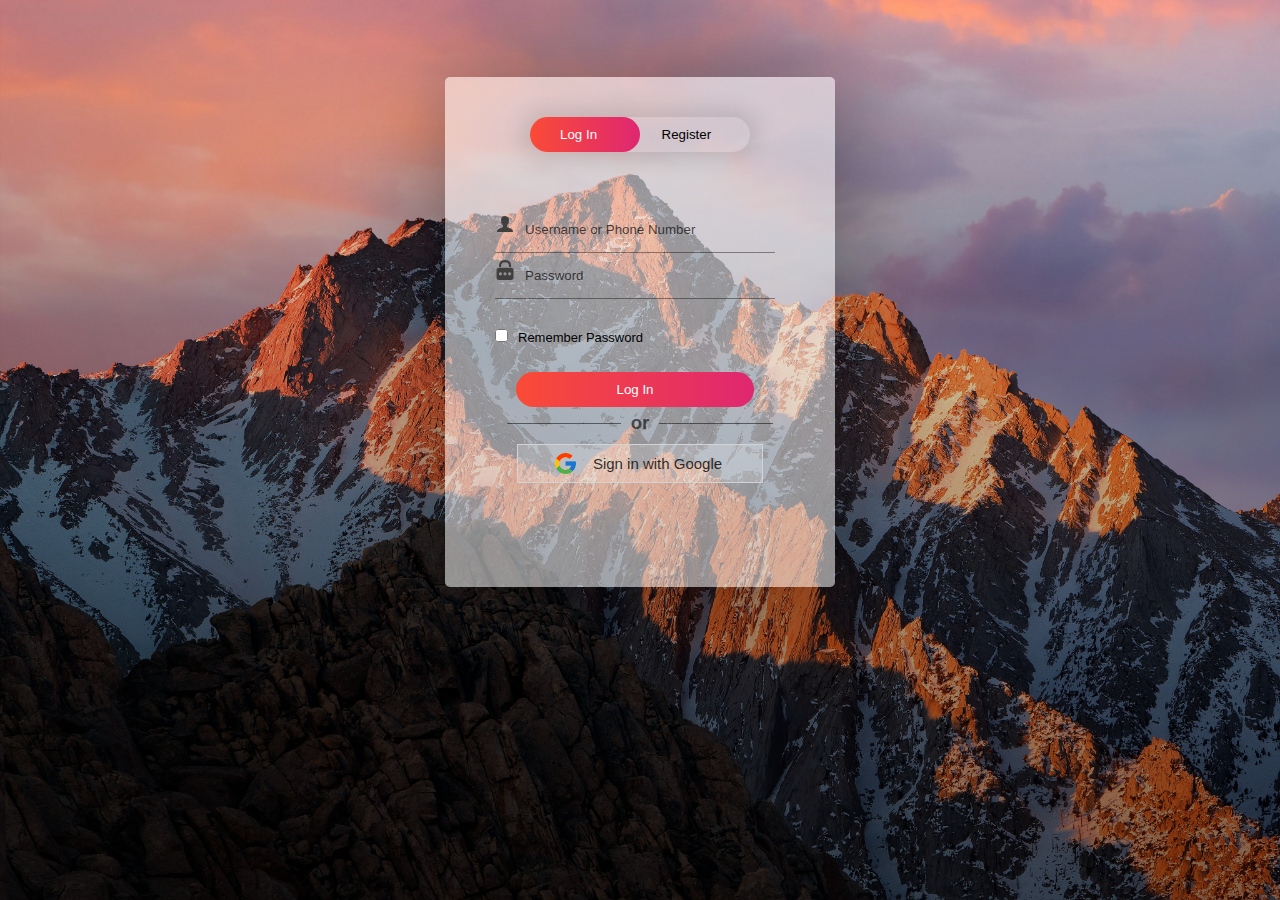
<file: Aarambh/src/main/webapp/login.html>
<!DOCTYPE html>
<html>
<head>
	<link rel="shortcut icon" type="png" href="IMG/icon/favicon.png">
	<title>Login SignUp</title>
	<link rel="stylesheet" type="text/css" href="loginStyle.css">
	<script src="https://ajax.googleapis.com/ajax/libs/jquery/3.4.1/jquery.min.js"></script>

  <!-- It will redirect to the Home Page after submitting the form -->
  <script>
  $(document).ready(function(){
    $("form").submit(function(){
      alert("Great Job !");
    });
  });
  </script>
</head>
<body>
		<div class="form-box">
			<div class="button-box">
				<div id="btn"></div>
				<button type="button" class="toggle-btn" id="log" onclick="login()" style="color: #fff;">Log In</button>
				<button type="button" class="toggle-btn" id="reg" onclick="register()">Register</button>
			</div>
			
			
			<!-- Login Form -->
			<form id="login" class="input-group" action="index.html">
				<div class="inp">
					<img src="IMG/icon/user.png"><input type="text" id="email" class="input-field" placeholder="Username or Phone Number" style="width: 88%; border:none;" required="required">
				</div>
				<div class="inp">
					<img src="IMG/icon/password.png"><input type="password" id="password" class="input-field" placeholder="Password" style="width: 88%; border: none;" required="required">
				</div>
				<input type="checkbox" class="check-box">Remember Password
				<button type="submit" class="submit-btn">Log In</button>
			</form>


			<div class="other" id="other">
				<div class="instead">
					<h3>or</h3>
				</div>
				<button class="connect" onclick="google()">
					<img src="IMG/icon/google.png"><span>Sign in with Google</span>
				</button>
			</div>
			
			<!-- Registration Form -->
			<form id="register" class="input-group">
				<input type="text" class="input-field" placeholder="Full Name" required="required">
				<input type="course" class="input-field" placeholder="Enter Your Course" required="required">
				<input type="email" class="input-field" placeholder="Email Address" required="required">
				<input type="password" class="input-field" placeholder="Create Password" name="psame" required="required">
				<input type="password" class="input-field" placeholder="Confirm Password" name="psame" required="required">
				<input type="checkbox" class="check-box" id="chkAgree" onclick="goFurther()">I agree to the Terms & Conditions
				<button type="submit" id="btnSubmit" class="submit-btn reg-btn">Register</button>
			</form>
		</div>
		<script type="text/javascript" src="script.js"></script>
</body>
</html>
</file>
<file: Aarambh/src/main/webapp/loginStyle.css>
* {
	margin: 0;
	padding: 0;
	font-family: sans-serif;
}

body {
	background-image: linear-gradient(rgba(0,0,0,0),rgba(0,0,0,0.5)),url(backwallpaper.jpg);
	background-size: cover;
	background-attachment: fixed;
	display: flex;
	justify-content: center;
}
.logo {
	display: flex;
	justify-content: center;
}
.logo img {
	width: 100px;
}
.form-box
{
	width: 380px;
	height: 500px;
	position: relative;
	margin: 6% auto;
	background: #fff8;
	padding: 5px;
	border-radius: 5px;
	overflow: hidden;
	box-shadow: 0px 0px 100px rgba(0,0,0,0.4);
}

.button-box
{
	width: 220px;
	margin: 35px auto;
	position: relative;
	box-shadow: 0 0 20px 9px rgba(0,0,0,.1);
	border-radius: 30px;
}

.toggle-btn
{
	padding: 10px 30px;
	cursor: pointer;
	background: transparent;
	position: relative;
	border: 0;
	outline: none;
}

#btn
{
	top: 0;
	left: 0;
	position: absolute;
	width: 110px;
	height: 100%;
	background: linear-gradient(to right, #FA4B37, #DF2771);
	border-radius: 30px;
	transition: 0.5s;
}


.input-group
{
	top: 130px;
	position: absolute;
	width: 280px;
	transition: .5s;
	font-size: 13px;
	color: #010101;
}
.inp {
	border-bottom: 1px solid rgba(0,0,0,0.4);
	justify-content: center;
}
.inp img{
	width: 20px;
	padding-right: 10px;
}
.input-field
{
	width: 100%;
	padding: 10px 0;
	margin: 5px 0;
	border-left: 0;
	border-right: 0;
	border-top: 0;
	border-bottom: 1px solid rgba(0,0,0,0.4);
	outline: none;
	background: transparent;
	color: rgba(0,0,0);
}
::placeholder { /* Chrome, Firefox, Opera, Safari 10.1+ */
	color: rgba(0,0,0,0.7);
	/*opacity: 1;  Firefox */
}
#register .input-field {
	color: rgba(0,0,0,0.8);
}
.submit-btn
{
	width: 85%;
	padding: 10px 30px;
	cursor: pointer;
	display: block;
	margin: auto;
	background: linear-gradient(to right, #FA4B37, #DF2771);
	color: #fff;
	border: 0;
	outline: none;
	border-radius: 30px;
}

.reg-btn {

	background: linear-gradient(to right, #FA4B37, #DF2771);
}
.check-box
{
	cursor: pointer;
	margin: 30px 10px 30px 0;
}

.instead {
	margin-top: 10px;
}
.instead h3 {
    overflow: hidden;
    text-align: center;
    color: rgba(0,0,0,0.6);
}
.instead h3:before,
.instead h3:after {
    background-color: rgba(0,0,0,0.5);
    content: "";
    display: inline-block;
    height: 1px;
    position: relative;
    vertical-align: middle;
    width: 50%;
}
.instead h3:before {
    right: 0.5em;
    margin-left: -50%;
}
.instead h3:after {
    left: 0.5em;
    margin-right: -50%;
}
span
{
	color: rgba(0,0,0,0.8);
	font-size: 12px;
}

#login
{
	left: 50px;
}
#register
{
	left: 450px;
}

.other {
	display: grid;
	justify-content: center;
	margin-top: 250px;
}

.connect {
	display: flex;
	margin: 10px;
	padding: 0px 30px;
	align-items: center;
	text-align: center;
	justify-content: center;
	border: 1px solid lightgray;
	cursor: pointer;
	outline: none;
	/*border-radius: 10px;*/
	background: #fff3;
}
.connect:hover {
	background: #fff8;
}
.connect img {
	padding: 5px;
	width: 25px;
}
.connect span {
	padding: 10px;
	font-size: 15px;
}
</file>
